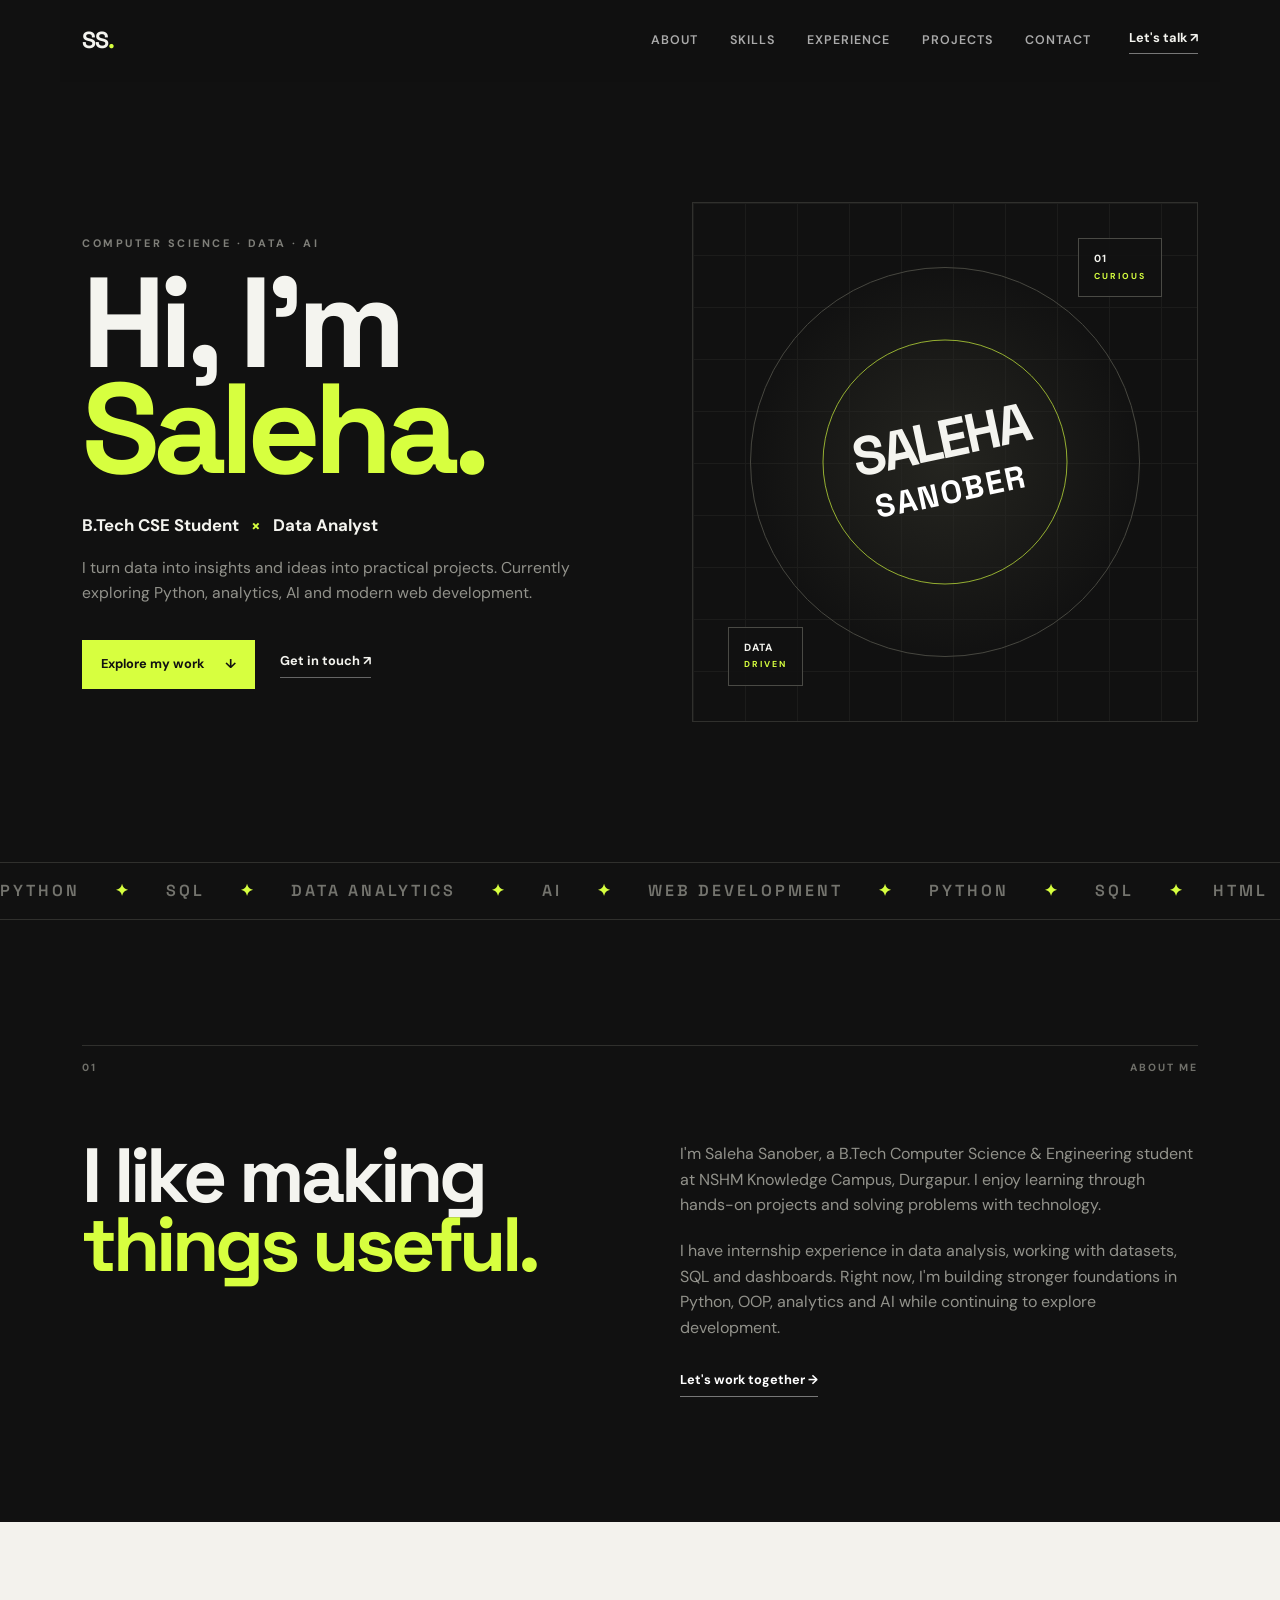
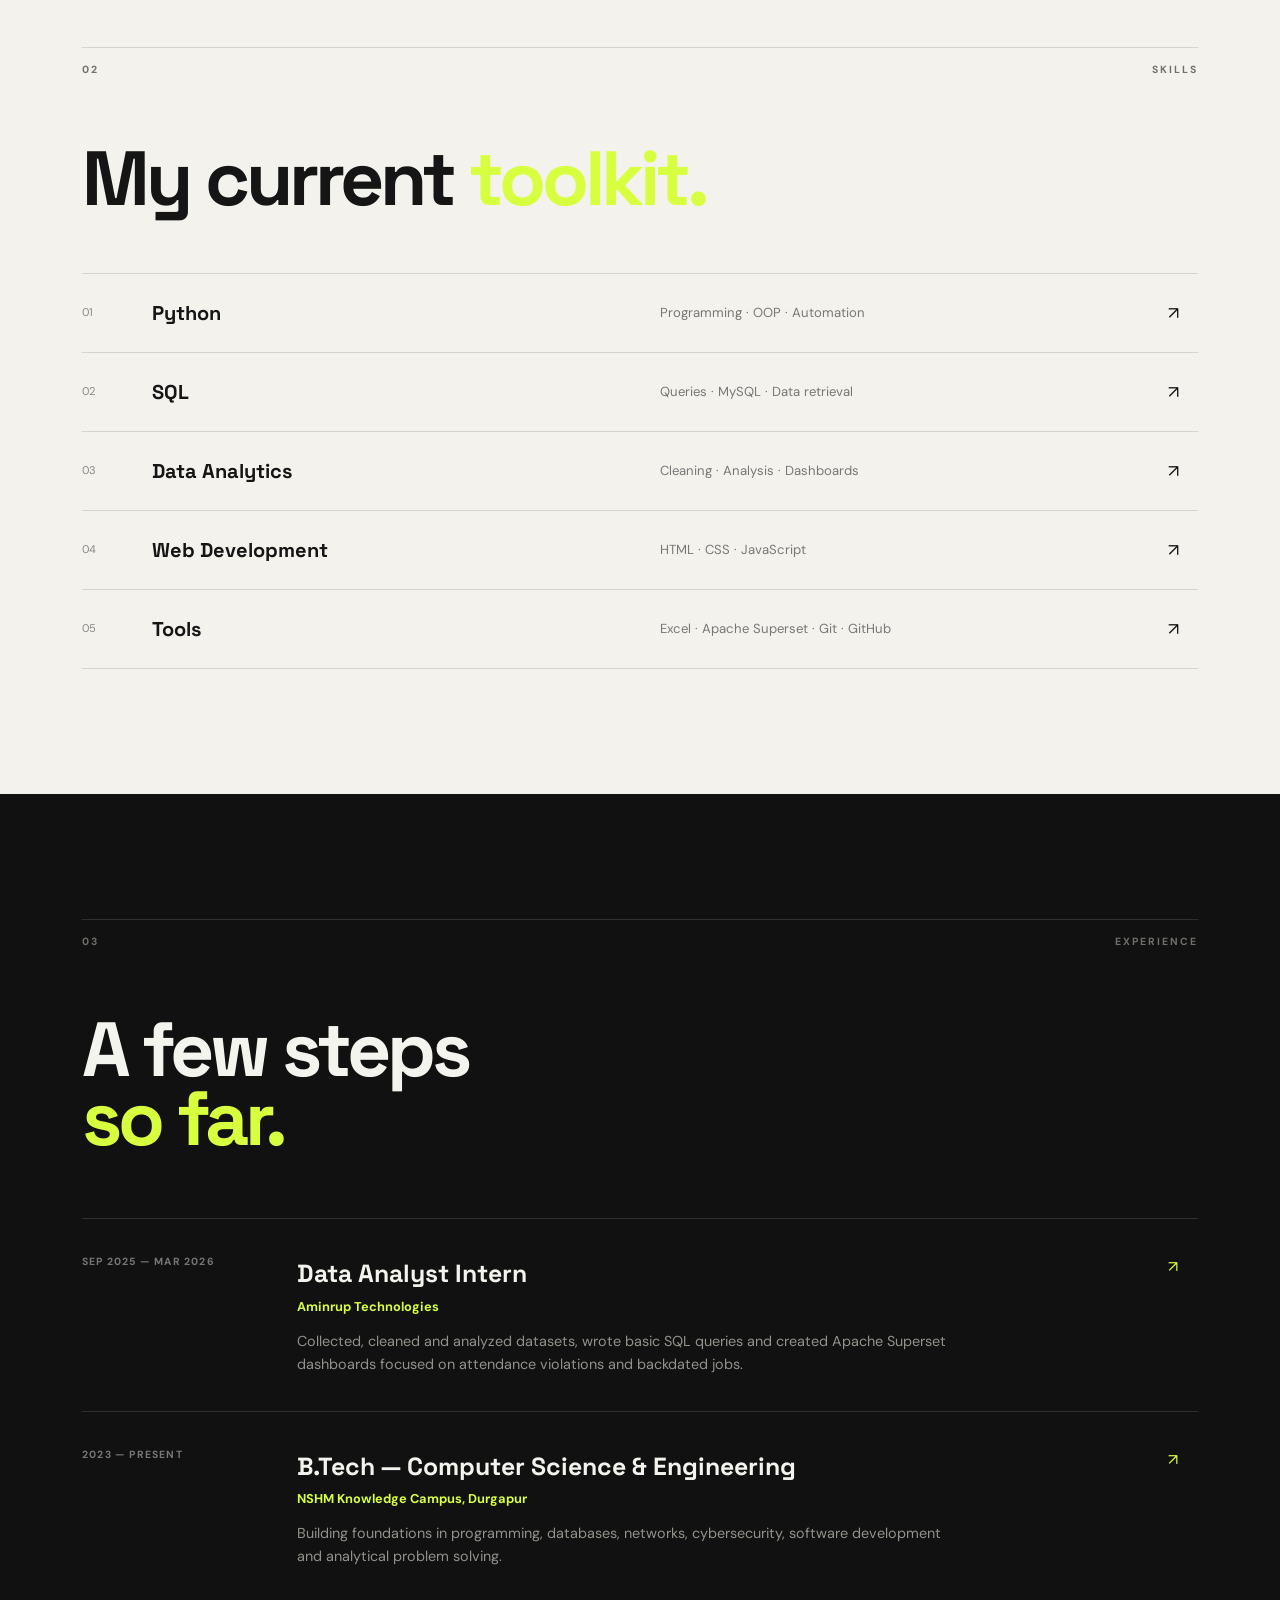
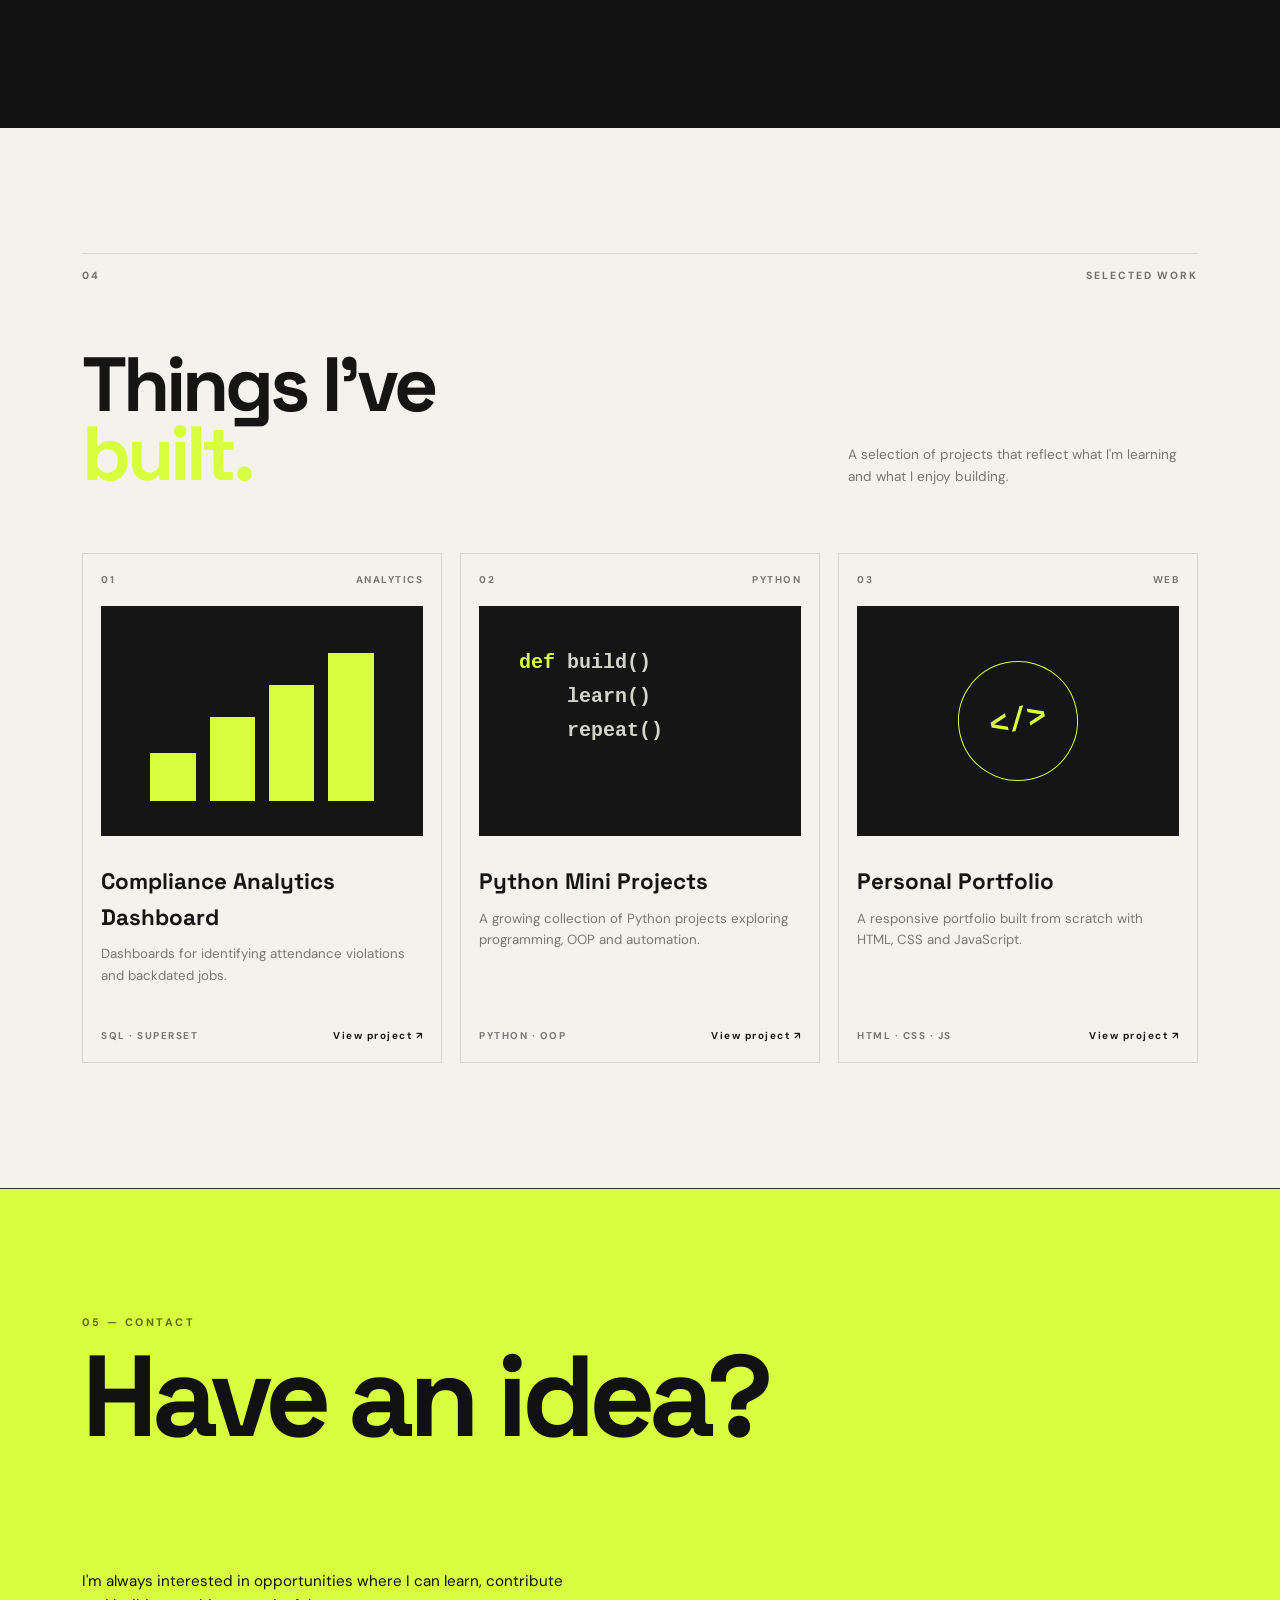
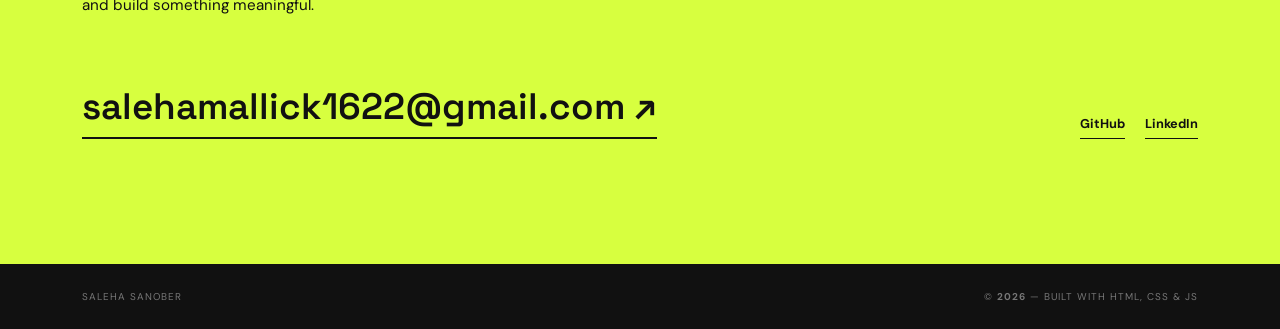
<file: index.html>
<!DOCTYPE html>
<html lang="en">
<head>
  <meta charset="UTF-8">
  <meta name="viewport" content="width=device-width, initial-scale=1.0">
  <meta name="description" content="Saleha Sanober — Computer Science student, Data Analyst and aspiring AI & Analytics professional.">
  <title>Saleha Sanober | Portfolio</title>
  <link rel="preconnect" href="https://fonts.googleapis.com">
  <link rel="preconnect" href="https://fonts.gstatic.com" crossorigin>
  <link href="https://fonts.googleapis.com/css2?family=DM+Sans:wght@400;500;600;700&family=Space+Grotesk:wght@500;600;700&display=swap" rel="stylesheet">
  <link rel="stylesheet" href="style.css">
</head>
<body>
  <div class="cursor-glow"></div>

  <header class="navbar">
    <a class="logo" href="#home">SS<span>.</span></a>
    <button class="menu-btn" aria-label="Toggle navigation">☰</button>
    <nav class="nav-links">
      <a href="#about">About</a>
      <a href="#skills">Skills</a>
      <a href="#experience">Experience</a>
      <a href="#projects">Projects</a>
      <a href="#contact">Contact</a>
    </nav>
    <a class="nav-cta" href="#contact">Let's talk ↗</a>
  </header>

  <main>
    <section id="home" class="hero">
      <div class="hero-copy reveal">
        <p class="eyebrow">COMPUTER SCIENCE · DATA · AI</p>
        <h1>Hi, I'm<br><em>Saleha.</em></h1>
        <p class="hero-role">B.Tech CSE Student <b>×</b> Data Analyst</p>
        <p class="hero-description">
          I turn data into insights and ideas into practical projects.
          Currently exploring Python, analytics, AI and modern web development.
        </p>
        <div class="hero-actions">
          <a class="btn primary" href="#projects">Explore my work <span>↓</span></a>
          <a class="btn text-btn" href="#contact">Get in touch ↗</a>
        </div>
      </div>

      <div class="hero-visual reveal">
        <div class="grid-lines"></div>
        <div class="visual-circle circle-one"></div>
        <div class="visual-circle circle-two"></div>
        <div class="visual-name">SALEHA<br><span>SANOBER</span></div>
        <div class="floating-card card-top">01<br><small>CURIOUS</small></div>
        <div class="floating-card card-bottom">DATA<br><small>DRIVEN</small></div>
      </div>
    </section>

    <div class="marquee" aria-hidden="true">
      <div>PYTHON <span>✦</span> SQL <span>✦</span> DATA ANALYTICS <span>✦</span> AI <span>✦</span> WEB DEVELOPMENT <span>✦</span> PYTHON <span>✦</span> SQL <span>✦</span>HTML <span>✦</span>CSS <span>✦</span>JAVASCRIPT <span>✦</span>OOP <span>✦</span>DATA ANALYSIS <span>✦</span>DATA VISUALIZATION <span>✦</span></div>
    </div>

    <section id="about" class="section">
      <div class="section-label"><span>01</span><span>ABOUT ME</span></div>
      <div class="section-content two-col">
        <h2>I like making<br><em>things useful.</em></h2>
        <div class="body-copy">
          <p>
            I'm Saleha Sanober, a B.Tech Computer Science & Engineering student at
            NSHM Knowledge Campus, Durgapur. I enjoy learning through hands-on projects
            and solving problems with technology.
          </p>
          <p>
            I have internship experience in data analysis, working with datasets,
            SQL and dashboards. Right now, I'm building stronger foundations in
            Python, OOP, analytics and AI while continuing to explore development.
          </p>
          <a class="underlined-link" href="#contact">Let's work together →</a>
        </div>
      </div>
    </section>

    <section id="skills" class="section light-section">
      <div class="section-label"><span>02</span><span>SKILLS</span></div>
      <div class="section-content">
        <h2>My current <em>toolkit.</em></h2>
        <div class="skill-list">
          <div class="skill-row"><span>01</span><strong>Python</strong><p>Programming · OOP · Automation</p><b>↗</b></div>
          <div class="skill-row"><span>02</span><strong>SQL</strong><p>Queries · MySQL · Data retrieval</p><b>↗</b></div>
          <div class="skill-row"><span>03</span><strong>Data Analytics</strong><p>Cleaning · Analysis · Dashboards</p><b>↗</b></div>
          <div class="skill-row"><span>04</span><strong>Web Development</strong><p>HTML · CSS · JavaScript</p><b>↗</b></div>
          <div class="skill-row"><span>05</span><strong>Tools</strong><p>Excel · Apache Superset · Git · GitHub</p><b>↗</b></div>
        </div>
      </div>
    </section>

    <section id="experience" class="section">
      <div class="section-label"><span>03</span><span>EXPERIENCE</span></div>
      <div class="section-content">
        <h2>A few steps<br><em>so far.</em></h2>
        <div class="experience-list">
          <article class="experience">
            <div class="exp-date">SEP 2025 — MAR 2026</div>
            <div>
              <h3>Data Analyst Intern</h3>
              <p class="company">Aminrup Technologies</p>
              <p>Collected, cleaned and analyzed datasets, wrote basic SQL queries and created Apache Superset dashboards focused on attendance violations and backdated jobs.</p>
            </div>
            <span class="exp-arrow">↗</span>
          </article>
          <article class="experience">
            <div class="exp-date">2023 — PRESENT</div>
            <div>
              <h3>B.Tech — Computer Science & Engineering</h3>
              <p class="company">NSHM Knowledge Campus, Durgapur</p>
              <p>Building foundations in programming, databases, networks, cybersecurity, software development and analytical problem solving.</p>
            </div>
            <span class="exp-arrow">↗</span>
          </article>
        </div>
      </div>
    </section>

    <section id="projects" class="section light-section">
      <div class="section-label"><span>04</span><span>SELECTED WORK</span></div>
      <div class="section-content">
        <div class="projects-heading">
          <h2>Things I've<br><em>built.</em></h2>
          <p>A selection of projects that reflect what I'm learning and what I enjoy building.</p>
        </div>
        <div class="projects">
          <article class="project">
            <div class="project-top"><span>01</span><span>ANALYTICS</span></div>
            <div class="project-art analytics-art"><div class="bar b1"></div><div class="bar b2"></div><div class="bar b3"></div><div class="bar b4"></div></div>
            <h3>Compliance Analytics Dashboard</h3>
            <p>Dashboards for identifying attendance violations and backdated jobs.</p>
            <div class="project-bottom"><span>SQL · SUPERSET</span><a href="#contact">View project ↗</a></div>
          </article>
          <article class="project">
            <div class="project-top"><span>02</span><span>PYTHON</span></div>
            <div class="project-art code-art"><span>def</span> build()<br>&nbsp;&nbsp;&nbsp;&nbsp;learn()<br>&nbsp;&nbsp;&nbsp;&nbsp;repeat()</div>
            <h3>Python Mini Projects</h3>
            <p>A growing collection of Python projects exploring programming, OOP and automation.</p>
            <div class="project-bottom"><span>PYTHON · OOP</span><a href="#contact">View project ↗</a></div>
          </article>
          <article class="project">
            <div class="project-top"><span>03</span><span>WEB</span></div>
            <div class="project-art web-art"><div>&lt;/&gt;</div></div>
            <h3>Personal Portfolio</h3>
            <p>A responsive portfolio built from scratch with HTML, CSS and JavaScript.</p>
            <div class="project-bottom"><span>HTML · CSS · JS</span><a href=" https://saleha78.github.io/saleha-portfolio/">View project ↗</a></div>
          </article>
        </div>
      </div>
    </section>

    <section id="contact" class="contact">
      <div class="contact-inner">
        <p class="eyebrow">05 — CONTACT</p>
        <h2>Have an idea?<br><em>Let's talk.</em></h2>
        <p>I'm always interested in opportunities where I can learn, contribute and build something meaningful.</p>
        <div class="contact-actions">
          <a href="mailto:salehamallick1622@gmail.com" class="contact-main">salehamallick1622@gmail.com ↗</a>
          <div>
            <a href="https://github.com/Saleha78" target="_blank" rel="noopener">GitHub</a>
            <a href="https://www.linkedin.com/in/saleha-sanober-5843b0293/" target="_blank" rel="noopener">LinkedIn</a>
          </div>
        </div>
      </div>
    </section>
  </main>

  <footer><span>SALEHA SANOBER</span><span>© <b id="year"></b> — BUILT WITH HTML, CSS & JS</span></footer>
  <script src="script.js"></script>
</body>
</html>
</file>
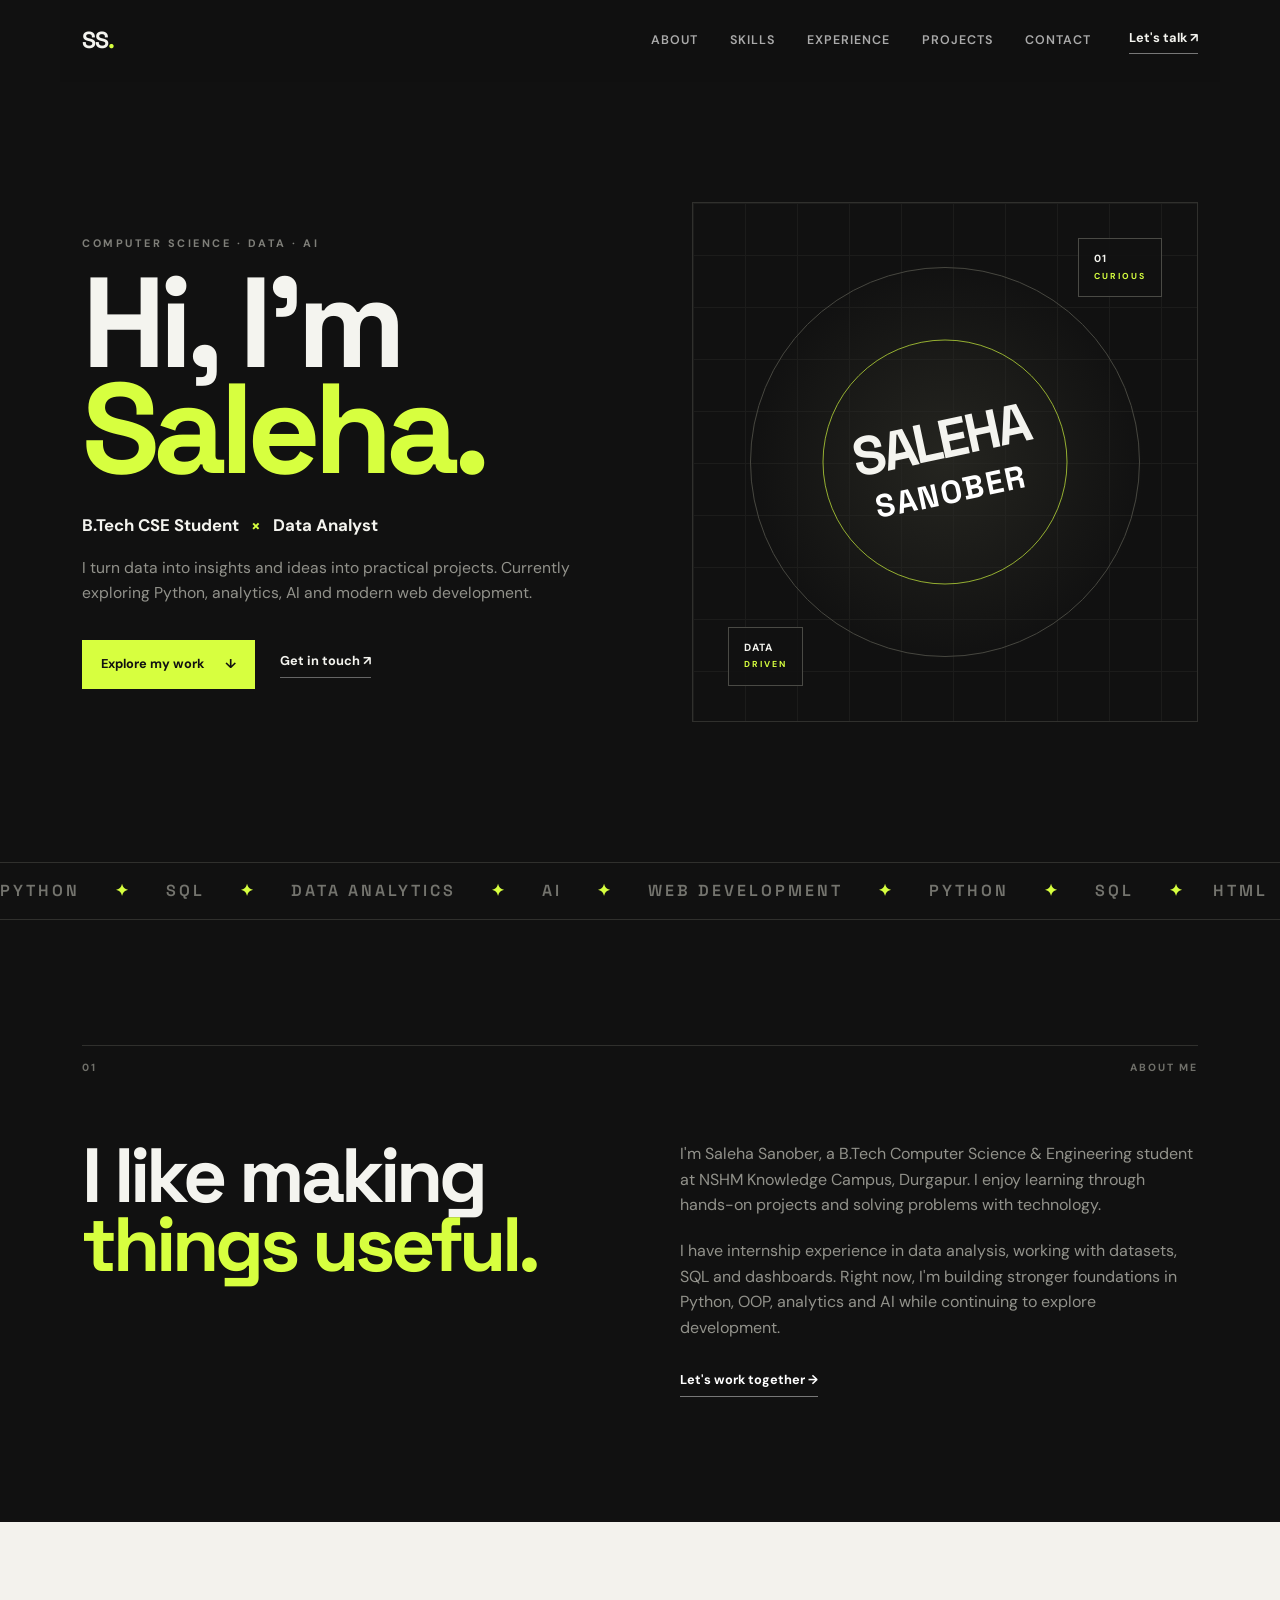
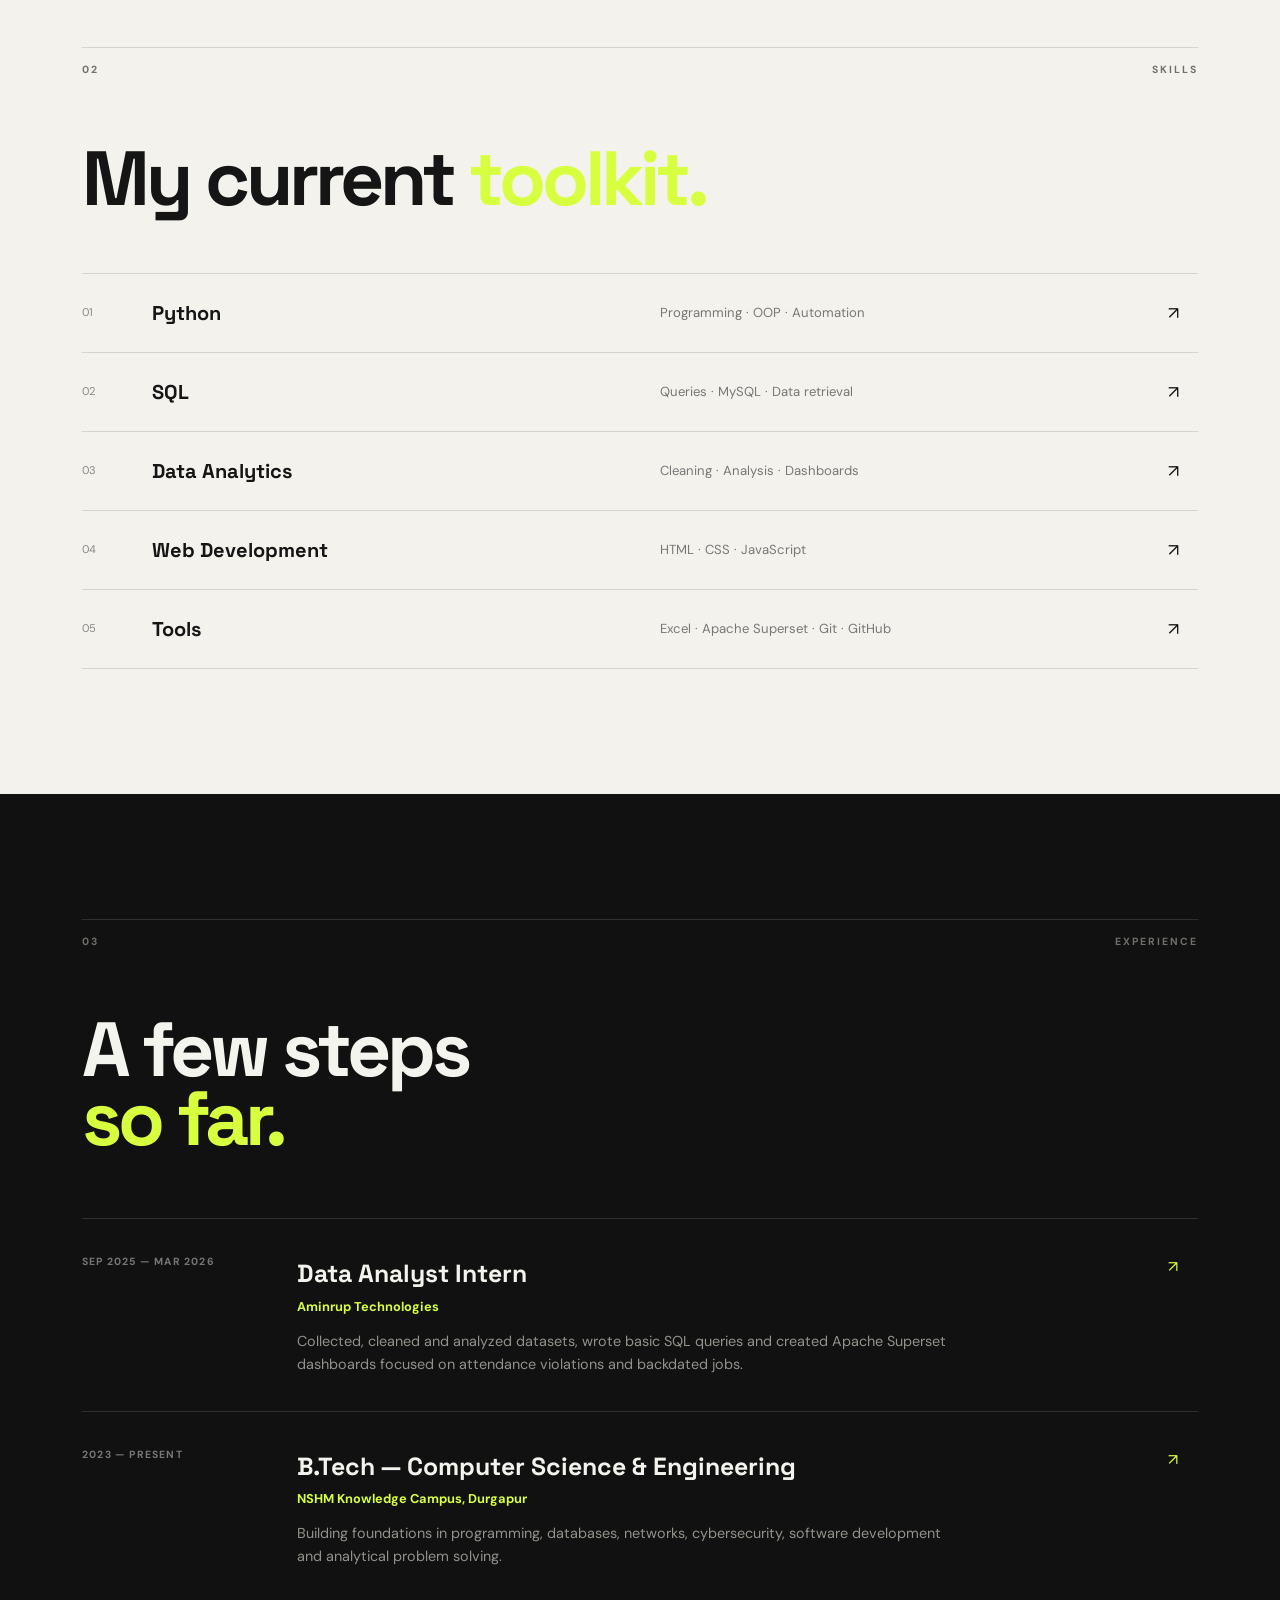
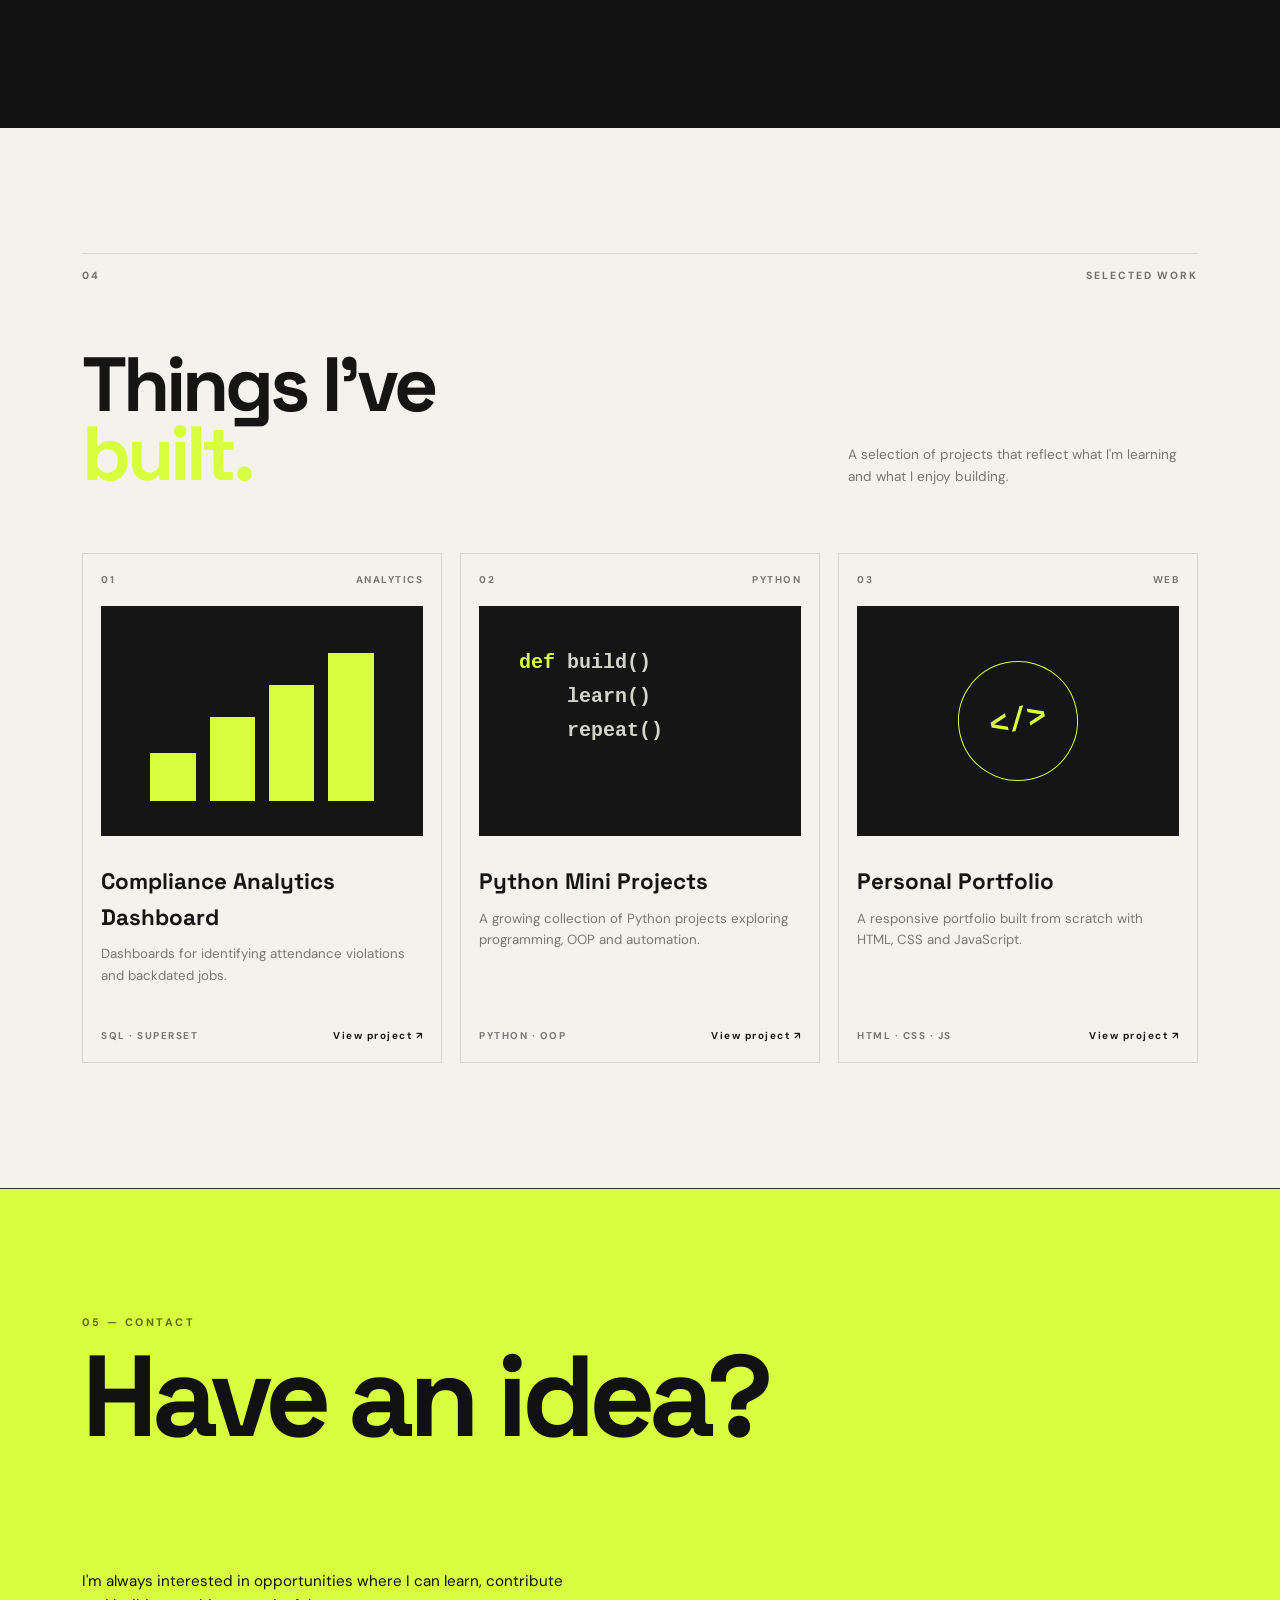
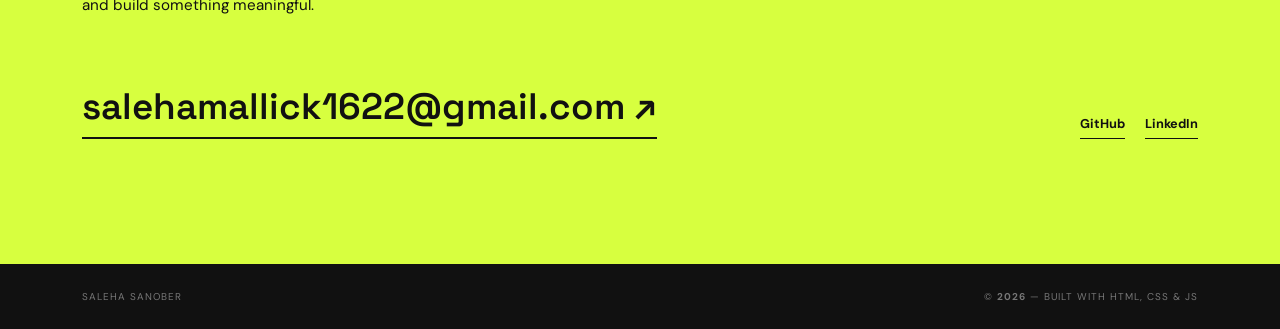
<file: saleha-sanober-portfolio/index.html>
<!DOCTYPE html>
<html lang="en">
<head>
  <meta charset="UTF-8">
  <meta name="viewport" content="width=device-width, initial-scale=1.0">
  <meta name="description" content="Saleha Sanober — Computer Science student, Data Analyst and aspiring AI & Analytics professional.">
  <title>Saleha Sanober | Portfolio</title>
  <link rel="preconnect" href="https://fonts.googleapis.com">
  <link rel="preconnect" href="https://fonts.gstatic.com" crossorigin>
  <link href="https://fonts.googleapis.com/css2?family=DM+Sans:wght@400;500;600;700&family=Space+Grotesk:wght@500;600;700&display=swap" rel="stylesheet">
  <link rel="stylesheet" href="style.css">
</head>
<body>
  <div class="cursor-glow"></div>

  <header class="navbar">
    <a class="logo" href="#home">SS<span>.</span></a>
    <button class="menu-btn" aria-label="Toggle navigation">☰</button>
    <nav class="nav-links">
      <a href="#about">About</a>
      <a href="#skills">Skills</a>
      <a href="#experience">Experience</a>
      <a href="#projects">Projects</a>
      <a href="#contact">Contact</a>
    </nav>
    <a class="nav-cta" href="#contact">Let's talk ↗</a>
  </header>

  <main>
    <section id="home" class="hero">
      <div class="hero-copy reveal">
        <p class="eyebrow">COMPUTER SCIENCE · DATA · AI</p>
        <h1>Hi, I'm<br><em>Saleha.</em></h1>
        <p class="hero-role">B.Tech CSE Student <b>×</b> Data Analyst</p>
        <p class="hero-description">
          I turn data into insights and ideas into practical projects.
          Currently exploring Python, analytics, AI and modern web development.
        </p>
        <div class="hero-actions">
          <a class="btn primary" href="#projects">Explore my work <span>↓</span></a>
          <a class="btn text-btn" href="#contact">Get in touch ↗</a>
        </div>
      </div>

      <div class="hero-visual reveal">
        <div class="grid-lines"></div>
        <div class="visual-circle circle-one"></div>
        <div class="visual-circle circle-two"></div>
        <div class="visual-name">SALEHA<br><span>SANOBER</span></div>
        <div class="floating-card card-top">01<br><small>CURIOUS</small></div>
        <div class="floating-card card-bottom">DATA<br><small>DRIVEN</small></div>
      </div>
    </section>

    <div class="marquee" aria-hidden="true">
      <div>PYTHON <span>✦</span> SQL <span>✦</span> DATA ANALYTICS <span>✦</span> AI <span>✦</span> WEB DEVELOPMENT <span>✦</span> PYTHON <span>✦</span> SQL <span>✦</span>HTML <span>✦</span>CSS <span>✦</span>JAVASCRIPT <span>✦</span>OOP <span>✦</span>DATA ANALYSIS <span>✦</span>DATA VISUALIZATION <span>✦</span></div>
    </div>

    <section id="about" class="section">
      <div class="section-label"><span>01</span><span>ABOUT ME</span></div>
      <div class="section-content two-col">
        <h2>I like making<br><em>things useful.</em></h2>
        <div class="body-copy">
          <p>
            I'm Saleha Sanober, a B.Tech Computer Science & Engineering student at
            NSHM Knowledge Campus, Durgapur. I enjoy learning through hands-on projects
            and solving problems with technology.
          </p>
          <p>
            I have internship experience in data analysis, working with datasets,
            SQL and dashboards. Right now, I'm building stronger foundations in
            Python, OOP, analytics and AI while continuing to explore development.
          </p>
          <a class="underlined-link" href="#contact">Let's work together →</a>
        </div>
      </div>
    </section>

    <section id="skills" class="section light-section">
      <div class="section-label"><span>02</span><span>SKILLS</span></div>
      <div class="section-content">
        <h2>My current <em>toolkit.</em></h2>
        <div class="skill-list">
          <div class="skill-row"><span>01</span><strong>Python</strong><p>Programming · OOP · Automation</p><b>↗</b></div>
          <div class="skill-row"><span>02</span><strong>SQL</strong><p>Queries · MySQL · Data retrieval</p><b>↗</b></div>
          <div class="skill-row"><span>03</span><strong>Data Analytics</strong><p>Cleaning · Analysis · Dashboards</p><b>↗</b></div>
          <div class="skill-row"><span>04</span><strong>Web Development</strong><p>HTML · CSS · JavaScript</p><b>↗</b></div>
          <div class="skill-row"><span>05</span><strong>Tools</strong><p>Excel · Apache Superset · Git · GitHub</p><b>↗</b></div>
        </div>
      </div>
    </section>

    <section id="experience" class="section">
      <div class="section-label"><span>03</span><span>EXPERIENCE</span></div>
      <div class="section-content">
        <h2>A few steps<br><em>so far.</em></h2>
        <div class="experience-list">
          <article class="experience">
            <div class="exp-date">SEP 2025 — MAR 2026</div>
            <div>
              <h3>Data Analyst Intern</h3>
              <p class="company">Aminrup Technologies</p>
              <p>Collected, cleaned and analyzed datasets, wrote basic SQL queries and created Apache Superset dashboards focused on attendance violations and backdated jobs.</p>
            </div>
            <span class="exp-arrow">↗</span>
          </article>
          <article class="experience">
            <div class="exp-date">2023 — PRESENT</div>
            <div>
              <h3>B.Tech — Computer Science & Engineering</h3>
              <p class="company">NSHM Knowledge Campus, Durgapur</p>
              <p>Building foundations in programming, databases, networks, cybersecurity, software development and analytical problem solving.</p>
            </div>
            <span class="exp-arrow">↗</span>
          </article>
        </div>
      </div>
    </section>

    <section id="projects" class="section light-section">
      <div class="section-label"><span>04</span><span>SELECTED WORK</span></div>
      <div class="section-content">
        <div class="projects-heading">
          <h2>Things I've<br><em>built.</em></h2>
          <p>A selection of projects that reflect what I'm learning and what I enjoy building.</p>
        </div>
        <div class="projects">
          <article class="project">
            <div class="project-top"><span>01</span><span>ANALYTICS</span></div>
            <div class="project-art analytics-art"><div class="bar b1"></div><div class="bar b2"></div><div class="bar b3"></div><div class="bar b4"></div></div>
            <h3>Compliance Analytics Dashboard</h3>
            <p>Dashboards for identifying attendance violations and backdated jobs.</p>
            <div class="project-bottom"><span>SQL · SUPERSET</span><a href="#contact">View project ↗</a></div>
          </article>
          <article class="project">
            <div class="project-top"><span>02</span><span>PYTHON</span></div>
            <div class="project-art code-art"><span>def</span> build()<br>&nbsp;&nbsp;&nbsp;&nbsp;learn()<br>&nbsp;&nbsp;&nbsp;&nbsp;repeat()</div>
            <h3>Python Mini Projects</h3>
            <p>A growing collection of Python projects exploring programming, OOP and automation.</p>
            <div class="project-bottom"><span>PYTHON · OOP</span><a href="#contact">View project ↗</a></div>
          </article>
          <article class="project">
            <div class="project-top"><span>03</span><span>WEB</span></div>
            <div class="project-art web-art"><div>&lt;/&gt;</div></div>
            <h3>Personal Portfolio</h3>
            <p>A responsive portfolio built from scratch with HTML, CSS and JavaScript.</p>
            <div class="project-bottom"><span>HTML · CSS · JS</span><a href="#contact">View project ↗</a></div>
          </article>
        </div>
      </div>
    </section>

    <section id="contact" class="contact">
      <div class="contact-inner">
        <p class="eyebrow">05 — CONTACT</p>
        <h2>Have an idea?<br><em>Let's talk.</em></h2>
        <p>I'm always interested in opportunities where I can learn, contribute and build something meaningful.</p>
        <div class="contact-actions">
          <a href="mailto:salehamallick1622@gmail.com" class="contact-main">salehamallick1622@gmail.com ↗</a>
          <div>
            <a href="https://github.com/Saleha78" target="_blank" rel="noopener">GitHub</a>
            <a href="https://www.linkedin.com/in/saleha-sanober-5843b0293/" target="_blank" rel="noopener">LinkedIn</a>
          </div>
        </div>
      </div>
    </section>
  </main>

  <footer><span>SALEHA SANOBER</span><span>© <b id="year"></b> — BUILT WITH HTML, CSS & JS</span></footer>
  <script src="script.js"></script>
</body>
</html>
</file>
<file: style.css>
:root {
  --bg: #111111;
  --surface: #171717;
  --light: #f3f2ed;
  --muted: #92928b;
  --line: #30302d;
  --acid: #d7ff3f;
  --max: 1160px;
}
* { box-sizing: border-box; margin: 0; padding: 0; }
html { scroll-behavior: smooth; }
body { font-family: "DM Sans", sans-serif; background: var(--bg); color: #f4f4ef; line-height: 1.6; overflow-x: hidden; }
h1,h2,h3,.logo,.visual-name { font-family: "Space Grotesk", sans-serif; }
a { color: inherit; text-decoration: none; }
.navbar { height: 82px; max-width: var(--max); margin: auto; padding: 0 22px; display: flex; align-items: center; justify-content: space-between; position: sticky; top: 0; z-index: 50; background: rgba(17,17,17,.88); backdrop-filter: blur(16px); }
.logo { font-size: 1.45rem; font-weight: 700; letter-spacing: -1px; }
.logo span { color: var(--acid); }
.nav-links { display: flex; gap: 32px; margin-left: auto; margin-right: 38px; }
.nav-links a { color: #aaa; font-size: .78rem; font-weight: 600; text-transform: uppercase; letter-spacing: 1px; transition: color .2s; }
.nav-links a:hover { color: white; }
.nav-cta { border-bottom: 1px solid #777; font-size: .8rem; font-weight: 700; padding-bottom: 4px; }
.menu-btn { display: none; border: 0; background: transparent; color: white; font-size: 1.5rem; cursor: pointer; }
.hero { max-width: var(--max); min-height: 780px; margin: auto; padding: 90px 22px 110px; display: grid; grid-template-columns: 1.05fr .95fr; gap: 50px; align-items: center; }
.status { display: inline-flex; gap: 9px; align-items: center; border: 1px solid var(--line); border-radius: 100px; padding: 7px 12px; font-size: .7rem; color: #bbb; margin-bottom: 35px; }
.status span { width: 7px; height: 7px; background: var(--acid); border-radius: 50%; box-shadow: 0 0 12px var(--acid); }
.eyebrow { font-size: .68rem; letter-spacing: 2.5px; font-weight: 700; color: #7f7f79; margin-bottom: 17px; }
.hero h1 { font-size: clamp(5rem, 10vw, 9rem); letter-spacing: -7px; line-height: .83; margin-bottom: 30px; }
em { color: var(--acid); font-style: normal; }
.hero-role { font-size: 1.05rem; font-weight: 700; margin-bottom: 16px; }
.hero-role b { color: var(--acid); margin: 0 8px; }
.hero-description { max-width: 550px; color: var(--muted); font-size: .98rem; }
.hero-actions { display: flex; align-items: center; gap: 25px; margin-top: 35px; }
.btn { font-size: .8rem; font-weight: 700; }
.primary { background: var(--acid); color: #111; padding: 14px 19px; }
.primary span { margin-left: 18px; }
.text-btn { border-bottom: 1px solid #666; padding-bottom: 5px; }
.hero-visual { position: relative; height: 520px; overflow: hidden; border: 1px solid var(--line); background: radial-gradient(circle at center, #252520 0, #111 55%); }
.grid-lines { position: absolute; inset: 0; opacity: .45; background-image: linear-gradient(#2b2b28 1px, transparent 1px), linear-gradient(90deg, #2b2b28 1px, transparent 1px); background-size: 52px 52px; }
.visual-circle { position: absolute; border: 1px solid #474740; border-radius: 50%; left: 50%; top: 50%; transform: translate(-50%,-50%); }
.circle-one { width: 390px; height: 390px; }
.circle-two { width: 245px; height: 245px; border-color: var(--acid); opacity: .65; }
.visual-name { position: absolute; left: 50%; top: 50%; transform: translate(-50%,-50%) rotate(-12deg); font-size: 3.4rem; line-height: .82; font-weight: 700; letter-spacing: -3px; text-align: center; white-space: nowrap; }
.visual-name span { color: white; font-size: 2rem; letter-spacing: 2px; }
.floating-card { position: absolute; border: 1px solid #4a4a45; background: rgba(17,17,17,.85); padding: 12px 15px; font-size: .65rem; font-weight: 700; letter-spacing: 1px; }
.floating-card small { color: var(--acid); letter-spacing: 2px; }
.card-top { top: 35px; right: 35px; }
.card-bottom { bottom: 35px; left: 35px; }
.marquee { overflow: hidden; white-space: nowrap; border-top: 1px solid var(--line); border-bottom: 1px solid var(--line); color: #74746e; font-family: "Space Grotesk"; font-size: 1rem; font-weight: 600; letter-spacing: 3px; padding: 15px 0; }
.marquee div { animation: scroll 22s linear infinite; width: max-content; }
.marquee span { color: var(--acid); margin: 0 28px; }
@keyframes scroll { to { transform: translateX(-50%); } }
.section { max-width: var(--max); margin: auto; padding: 125px 22px; }
.light-section { max-width: none; padding-left: max(22px, calc((100vw - var(--max)) / 2 + 22px)); padding-right: max(22px, calc((100vw - var(--max)) / 2 + 22px)); background: var(--light); color: #151515; }
.section-label { display: flex; justify-content: space-between; color: #70706a; border-top: 1px solid var(--line); padding-top: 14px; font-size: .65rem; font-weight: 700; letter-spacing: 2px; }
.light-section .section-label { border-color: #d5d4ce; }
.section-content { margin-top: 65px; }
.two-col { display: grid; grid-template-columns: 1fr 1fr; gap: 80px; }
.section h2 { font-size: clamp(3rem, 6vw, 5.5rem); line-height: .9; letter-spacing: -4px; }
.body-copy { max-width: 540px; color: var(--muted); }
.body-copy p + p { margin-top: 20px; }
.underlined-link { display: inline-block; margin-top: 30px; border-bottom: 1px solid #777; color: white; font-size: .8rem; font-weight: 700; padding-bottom: 5px; }
.skill-list { margin-top: 60px; border-top: 1px solid #d5d4ce; }
.skill-row { display: grid; grid-template-columns: 50px 1fr 1fr 30px; align-items: center; gap: 20px; padding: 23px 0; border-bottom: 1px solid #d5d4ce; }
.skill-row span { font-size: .7rem; color: #888; }
.skill-row strong { font-family: "Space Grotesk"; font-size: 1.25rem; }
.skill-row p { color: #777; font-size: .82rem; }
.skill-row b { font-size: 1.1rem; font-weight: 400; }
.experience-list { margin-top: 65px; }
.experience { display: grid; grid-template-columns: 180px 1fr 30px; gap: 35px; padding: 35px 0; border-top: 1px solid var(--line); }
.exp-date { font-size: .65rem; font-weight: 700; letter-spacing: 1.2px; color: #777; }
.experience h3 { font-size: 1.55rem; margin-bottom: 3px; }
.company { color: var(--acid); font-size: .8rem; font-weight: 700; margin-bottom: 12px; }
.experience p:last-child { max-width: 650px; color: var(--muted); font-size: .9rem; }
.exp-arrow { color: var(--acid); }
.projects-heading { display: flex; justify-content: space-between; align-items: end; gap: 40px; }
.projects-heading p { max-width: 350px; color: #777; font-size: .85rem; }
.projects { display: grid; grid-template-columns: repeat(3,1fr); gap: 18px; margin-top: 65px; }
.project { border: 1px solid #d5d4ce; padding: 18px; min-height: 510px; display: flex; flex-direction: column; transition: transform .25s, box-shadow .25s; }
.project:hover { transform: translateY(-7px); box-shadow: 0 15px 40px rgba(0,0,0,.08); }
.project-top, .project-bottom { display: flex; justify-content: space-between; font-size: .62rem; letter-spacing: 1.5px; font-weight: 700; color: #777; }
.project-art { height: 230px; margin: 18px 0 28px; background: #151515; position: relative; overflow: hidden; }
.analytics-art { display: flex; align-items: end; justify-content: center; gap: 14px; padding: 35px; }
.bar { width: 18%; background: var(--acid); }
.b1 { height: 30%; }.b2 { height: 52%; }.b3 { height: 72%; }.b4 { height: 92%; }
.code-art { padding: 40px; color: #d4d4cd; font: 700 1.25rem/1.7 monospace; }
.code-art span { color: var(--acid); }
.web-art { display: grid; place-items: center; }
.web-art div { border: 1px solid var(--acid); width: 120px; height: 120px; border-radius: 50%; display: grid; place-items: center; color: var(--acid); font: 700 2rem monospace; transform: rotate(-12deg); }
.project h3 { font-size: 1.4rem; margin-bottom: 8px; }
.project > p { color: #777; font-size: .83rem; }
.project-bottom { margin-top: auto; padding-top: 25px; }
.project-bottom a { color: #151515; }
.contact { border-top: 1px solid var(--line); background: var(--acid); color: #111; }
.contact-inner { max-width: var(--max); margin: auto; padding: 125px 22px; }
.contact .eyebrow { color: #5c6d13; }
.contact h2 { font-size: clamp(4rem, 9vw, 8rem); line-height: .85; letter-spacing: -6px; margin-bottom: 25px; }
.contact-inner > p:not(.eyebrow) { max-width: 500px; font-size: .95rem; }
.contact-actions { display: flex; justify-content: space-between; align-items: end; margin-top: 60px; }
.contact-main { font-family: "Space Grotesk"; font-size: clamp(1.2rem, 3vw, 2.3rem); font-weight: 600; border-bottom: 2px solid #111; }
.contact-actions div { display: flex; gap: 20px; }
.contact-actions div a { font-size: .8rem; font-weight: 700; border-bottom: 1px solid #111; padding-bottom: 3px; }
footer { max-width: var(--max); margin: auto; padding: 25px 22px; display: flex; justify-content: space-between; font-size: .62rem; color: #777; letter-spacing: 1px; }
.reveal { animation: rise .8s ease both; }
@keyframes rise { from { opacity: 0; transform: translateY(25px); } to { opacity: 1; transform: translateY(0); } }

@media (max-width: 800px) {
  .nav-links, .nav-cta { display: none; }
  .menu-btn { display: block; }
  .nav-links.open { display: flex; position: absolute; top: 82px; left: 0; right: 0; padding: 25px 22px; background: #111; flex-direction: column; gap: 20px; border-bottom: 1px solid var(--line); }
  .hero { grid-template-columns: 1fr; min-height: auto; padding-top: 70px; }
  .hero-visual { height: 430px; }
  .two-col, .projects { grid-template-columns: 1fr; }
  .projects-heading { display: block; }
  .projects-heading p { margin-top: 25px; }
  .skill-row { grid-template-columns: 35px 1fr 30px; }
  .skill-row p { display: none; }
  .experience { grid-template-columns: 1fr 30px; gap: 8px; }
  .exp-date { grid-column: 1 / -1; margin-bottom: 8px; }
  .contact-actions { display: block; }
  .contact-actions div { margin-top: 30px; }
  footer { flex-direction: column; gap: 8px; }
}
@media (max-width: 480px) {
  .hero h1 { letter-spacing: -4px; font-size: 5rem; }
  .hero-actions { flex-direction: column; align-items: flex-start; }
  .visual-name { font-size: 2.5rem; }
  .visual-name span { font-size: 1.4rem; }
  .circle-one { width: 290px; height: 290px; }
  .circle-two { width: 185px; height: 185px; }
}
</file>
<file: saleha-sanober-portfolio/style.css>
:root {
  --bg: #111111;
  --surface: #171717;
  --light: #f3f2ed;
  --muted: #92928b;
  --line: #30302d;
  --acid: #d7ff3f;
  --max: 1160px;
}
* { box-sizing: border-box; margin: 0; padding: 0; }
html { scroll-behavior: smooth; }
body { font-family: "DM Sans", sans-serif; background: var(--bg); color: #f4f4ef; line-height: 1.6; overflow-x: hidden; }
h1,h2,h3,.logo,.visual-name { font-family: "Space Grotesk", sans-serif; }
a { color: inherit; text-decoration: none; }
.navbar { height: 82px; max-width: var(--max); margin: auto; padding: 0 22px; display: flex; align-items: center; justify-content: space-between; position: sticky; top: 0; z-index: 50; background: rgba(17,17,17,.88); backdrop-filter: blur(16px); }
.logo { font-size: 1.45rem; font-weight: 700; letter-spacing: -1px; }
.logo span { color: var(--acid); }
.nav-links { display: flex; gap: 32px; margin-left: auto; margin-right: 38px; }
.nav-links a { color: #aaa; font-size: .78rem; font-weight: 600; text-transform: uppercase; letter-spacing: 1px; transition: color .2s; }
.nav-links a:hover { color: white; }
.nav-cta { border-bottom: 1px solid #777; font-size: .8rem; font-weight: 700; padding-bottom: 4px; }
.menu-btn { display: none; border: 0; background: transparent; color: white; font-size: 1.5rem; cursor: pointer; }
.hero { max-width: var(--max); min-height: 780px; margin: auto; padding: 90px 22px 110px; display: grid; grid-template-columns: 1.05fr .95fr; gap: 50px; align-items: center; }
.status { display: inline-flex; gap: 9px; align-items: center; border: 1px solid var(--line); border-radius: 100px; padding: 7px 12px; font-size: .7rem; color: #bbb; margin-bottom: 35px; }
.status span { width: 7px; height: 7px; background: var(--acid); border-radius: 50%; box-shadow: 0 0 12px var(--acid); }
.eyebrow { font-size: .68rem; letter-spacing: 2.5px; font-weight: 700; color: #7f7f79; margin-bottom: 17px; }
.hero h1 { font-size: clamp(5rem, 10vw, 9rem); letter-spacing: -7px; line-height: .83; margin-bottom: 30px; }
em { color: var(--acid); font-style: normal; }
.hero-role { font-size: 1.05rem; font-weight: 700; margin-bottom: 16px; }
.hero-role b { color: var(--acid); margin: 0 8px; }
.hero-description { max-width: 550px; color: var(--muted); font-size: .98rem; }
.hero-actions { display: flex; align-items: center; gap: 25px; margin-top: 35px; }
.btn { font-size: .8rem; font-weight: 700; }
.primary { background: var(--acid); color: #111; padding: 14px 19px; }
.primary span { margin-left: 18px; }
.text-btn { border-bottom: 1px solid #666; padding-bottom: 5px; }
.hero-visual { position: relative; height: 520px; overflow: hidden; border: 1px solid var(--line); background: radial-gradient(circle at center, #252520 0, #111 55%); }
.grid-lines { position: absolute; inset: 0; opacity: .45; background-image: linear-gradient(#2b2b28 1px, transparent 1px), linear-gradient(90deg, #2b2b28 1px, transparent 1px); background-size: 52px 52px; }
.visual-circle { position: absolute; border: 1px solid #474740; border-radius: 50%; left: 50%; top: 50%; transform: translate(-50%,-50%); }
.circle-one { width: 390px; height: 390px; }
.circle-two { width: 245px; height: 245px; border-color: var(--acid); opacity: .65; }
.visual-name { position: absolute; left: 50%; top: 50%; transform: translate(-50%,-50%) rotate(-12deg); font-size: 3.4rem; line-height: .82; font-weight: 700; letter-spacing: -3px; text-align: center; white-space: nowrap; }
.visual-name span { color: white; font-size: 2rem; letter-spacing: 2px; }
.floating-card { position: absolute; border: 1px solid #4a4a45; background: rgba(17,17,17,.85); padding: 12px 15px; font-size: .65rem; font-weight: 700; letter-spacing: 1px; }
.floating-card small { color: var(--acid); letter-spacing: 2px; }
.card-top { top: 35px; right: 35px; }
.card-bottom { bottom: 35px; left: 35px; }
.marquee { overflow: hidden; white-space: nowrap; border-top: 1px solid var(--line); border-bottom: 1px solid var(--line); color: #74746e; font-family: "Space Grotesk"; font-size: 1rem; font-weight: 600; letter-spacing: 3px; padding: 15px 0; }
.marquee div { animation: scroll 22s linear infinite; width: max-content; }
.marquee span { color: var(--acid); margin: 0 28px; }
@keyframes scroll { to { transform: translateX(-50%); } }
.section { max-width: var(--max); margin: auto; padding: 125px 22px; }
.light-section { max-width: none; padding-left: max(22px, calc((100vw - var(--max)) / 2 + 22px)); padding-right: max(22px, calc((100vw - var(--max)) / 2 + 22px)); background: var(--light); color: #151515; }
.section-label { display: flex; justify-content: space-between; color: #70706a; border-top: 1px solid var(--line); padding-top: 14px; font-size: .65rem; font-weight: 700; letter-spacing: 2px; }
.light-section .section-label { border-color: #d5d4ce; }
.section-content { margin-top: 65px; }
.two-col { display: grid; grid-template-columns: 1fr 1fr; gap: 80px; }
.section h2 { font-size: clamp(3rem, 6vw, 5.5rem); line-height: .9; letter-spacing: -4px; }
.body-copy { max-width: 540px; color: var(--muted); }
.body-copy p + p { margin-top: 20px; }
.underlined-link { display: inline-block; margin-top: 30px; border-bottom: 1px solid #777; color: white; font-size: .8rem; font-weight: 700; padding-bottom: 5px; }
.skill-list { margin-top: 60px; border-top: 1px solid #d5d4ce; }
.skill-row { display: grid; grid-template-columns: 50px 1fr 1fr 30px; align-items: center; gap: 20px; padding: 23px 0; border-bottom: 1px solid #d5d4ce; }
.skill-row span { font-size: .7rem; color: #888; }
.skill-row strong { font-family: "Space Grotesk"; font-size: 1.25rem; }
.skill-row p { color: #777; font-size: .82rem; }
.skill-row b { font-size: 1.1rem; font-weight: 400; }
.experience-list { margin-top: 65px; }
.experience { display: grid; grid-template-columns: 180px 1fr 30px; gap: 35px; padding: 35px 0; border-top: 1px solid var(--line); }
.exp-date { font-size: .65rem; font-weight: 700; letter-spacing: 1.2px; color: #777; }
.experience h3 { font-size: 1.55rem; margin-bottom: 3px; }
.company { color: var(--acid); font-size: .8rem; font-weight: 700; margin-bottom: 12px; }
.experience p:last-child { max-width: 650px; color: var(--muted); font-size: .9rem; }
.exp-arrow { color: var(--acid); }
.projects-heading { display: flex; justify-content: space-between; align-items: end; gap: 40px; }
.projects-heading p { max-width: 350px; color: #777; font-size: .85rem; }
.projects { display: grid; grid-template-columns: repeat(3,1fr); gap: 18px; margin-top: 65px; }
.project { border: 1px solid #d5d4ce; padding: 18px; min-height: 510px; display: flex; flex-direction: column; transition: transform .25s, box-shadow .25s; }
.project:hover { transform: translateY(-7px); box-shadow: 0 15px 40px rgba(0,0,0,.08); }
.project-top, .project-bottom { display: flex; justify-content: space-between; font-size: .62rem; letter-spacing: 1.5px; font-weight: 700; color: #777; }
.project-art { height: 230px; margin: 18px 0 28px; background: #151515; position: relative; overflow: hidden; }
.analytics-art { display: flex; align-items: end; justify-content: center; gap: 14px; padding: 35px; }
.bar { width: 18%; background: var(--acid); }
.b1 { height: 30%; }.b2 { height: 52%; }.b3 { height: 72%; }.b4 { height: 92%; }
.code-art { padding: 40px; color: #d4d4cd; font: 700 1.25rem/1.7 monospace; }
.code-art span { color: var(--acid); }
.web-art { display: grid; place-items: center; }
.web-art div { border: 1px solid var(--acid); width: 120px; height: 120px; border-radius: 50%; display: grid; place-items: center; color: var(--acid); font: 700 2rem monospace; transform: rotate(-12deg); }
.project h3 { font-size: 1.4rem; margin-bottom: 8px; }
.project > p { color: #777; font-size: .83rem; }
.project-bottom { margin-top: auto; padding-top: 25px; }
.project-bottom a { color: #151515; }
.contact { border-top: 1px solid var(--line); background: var(--acid); color: #111; }
.contact-inner { max-width: var(--max); margin: auto; padding: 125px 22px; }
.contact .eyebrow { color: #5c6d13; }
.contact h2 { font-size: clamp(4rem, 9vw, 8rem); line-height: .85; letter-spacing: -6px; margin-bottom: 25px; }
.contact-inner > p:not(.eyebrow) { max-width: 500px; font-size: .95rem; }
.contact-actions { display: flex; justify-content: space-between; align-items: end; margin-top: 60px; }
.contact-main { font-family: "Space Grotesk"; font-size: clamp(1.2rem, 3vw, 2.3rem); font-weight: 600; border-bottom: 2px solid #111; }
.contact-actions div { display: flex; gap: 20px; }
.contact-actions div a { font-size: .8rem; font-weight: 700; border-bottom: 1px solid #111; padding-bottom: 3px; }
footer { max-width: var(--max); margin: auto; padding: 25px 22px; display: flex; justify-content: space-between; font-size: .62rem; color: #777; letter-spacing: 1px; }
.reveal { animation: rise .8s ease both; }
@keyframes rise { from { opacity: 0; transform: translateY(25px); } to { opacity: 1; transform: translateY(0); } }

@media (max-width: 800px) {
  .nav-links, .nav-cta { display: none; }
  .menu-btn { display: block; }
  .nav-links.open { display: flex; position: absolute; top: 82px; left: 0; right: 0; padding: 25px 22px; background: #111; flex-direction: column; gap: 20px; border-bottom: 1px solid var(--line); }
  .hero { grid-template-columns: 1fr; min-height: auto; padding-top: 70px; }
  .hero-visual { height: 430px; }
  .two-col, .projects { grid-template-columns: 1fr; }
  .projects-heading { display: block; }
  .projects-heading p { margin-top: 25px; }
  .skill-row { grid-template-columns: 35px 1fr 30px; }
  .skill-row p { display: none; }
  .experience { grid-template-columns: 1fr 30px; gap: 8px; }
  .exp-date { grid-column: 1 / -1; margin-bottom: 8px; }
  .contact-actions { display: block; }
  .contact-actions div { margin-top: 30px; }
  footer { flex-direction: column; gap: 8px; }
}
@media (max-width: 480px) {
  .hero h1 { letter-spacing: -4px; font-size: 5rem; }
  .hero-actions { flex-direction: column; align-items: flex-start; }
  .visual-name { font-size: 2.5rem; }
  .visual-name span { font-size: 1.4rem; }
  .circle-one { width: 290px; height: 290px; }
  .circle-two { width: 185px; height: 185px; }
}
</file>
